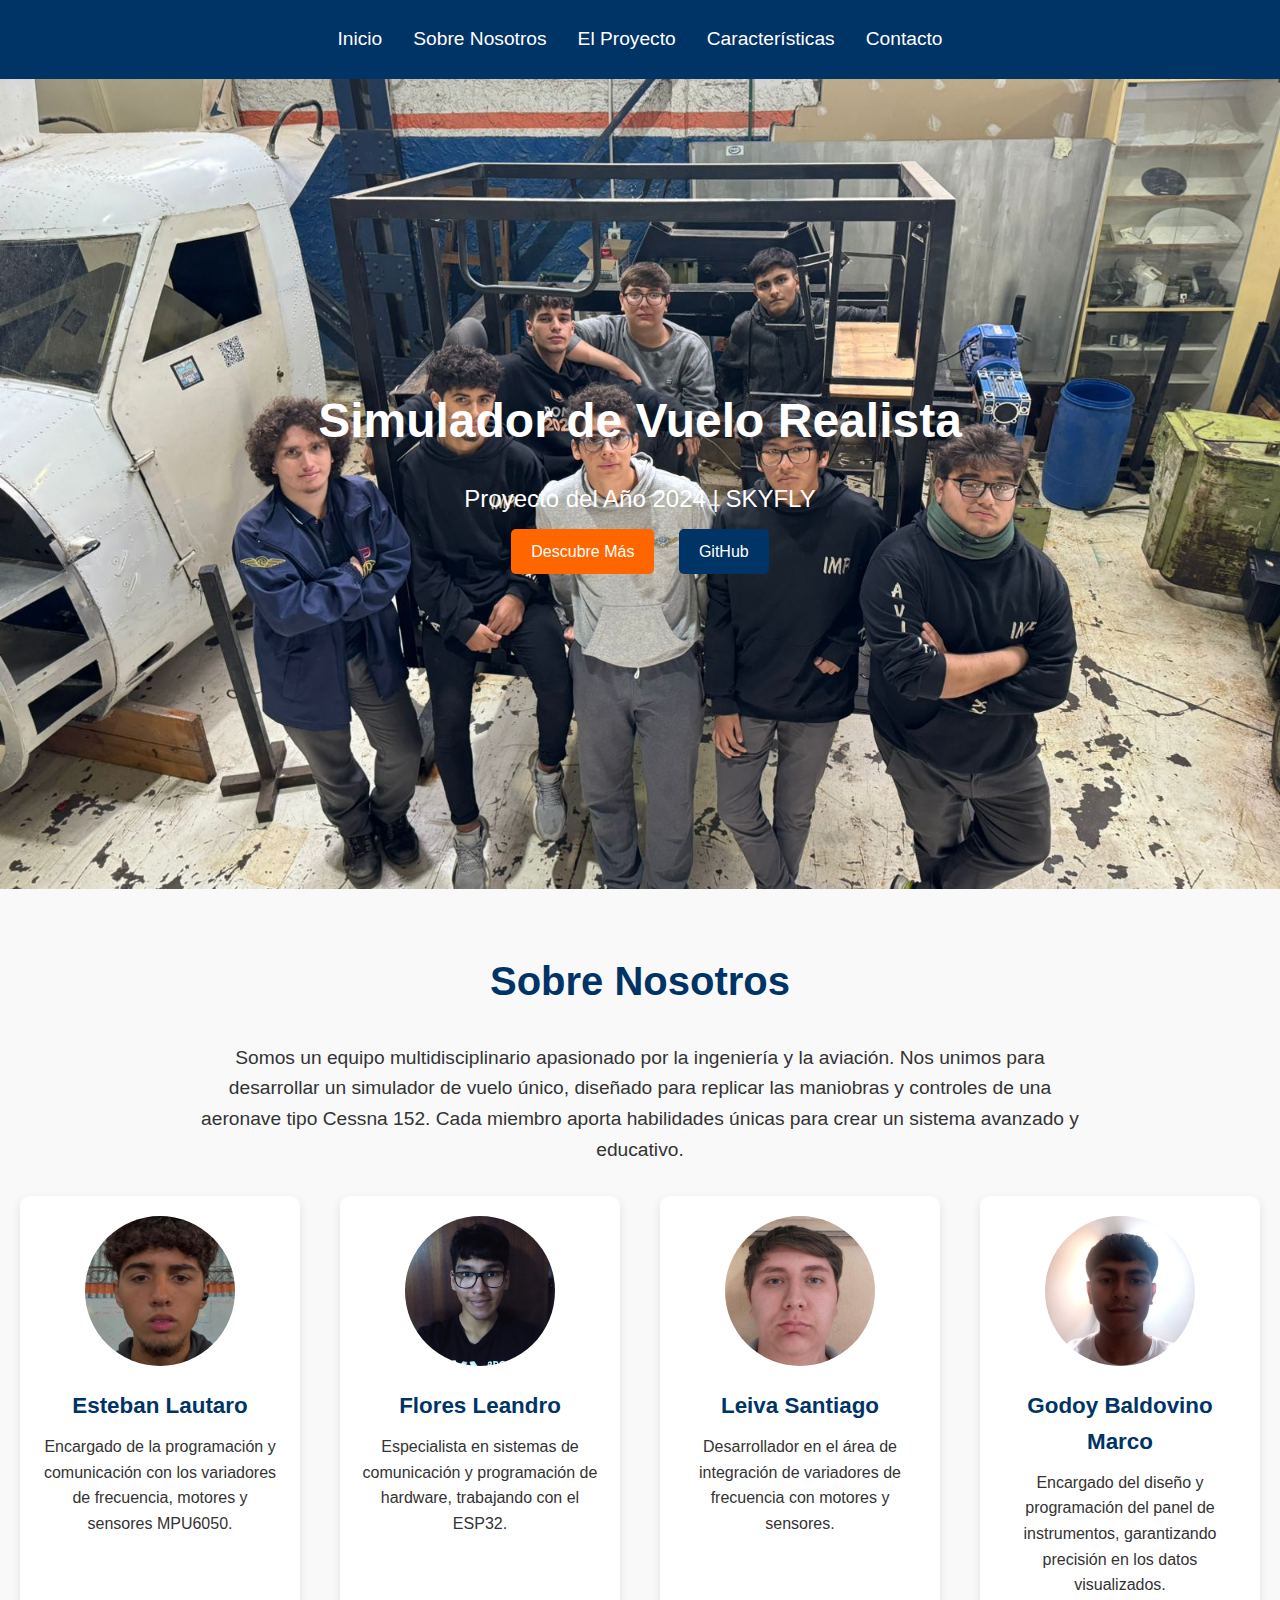
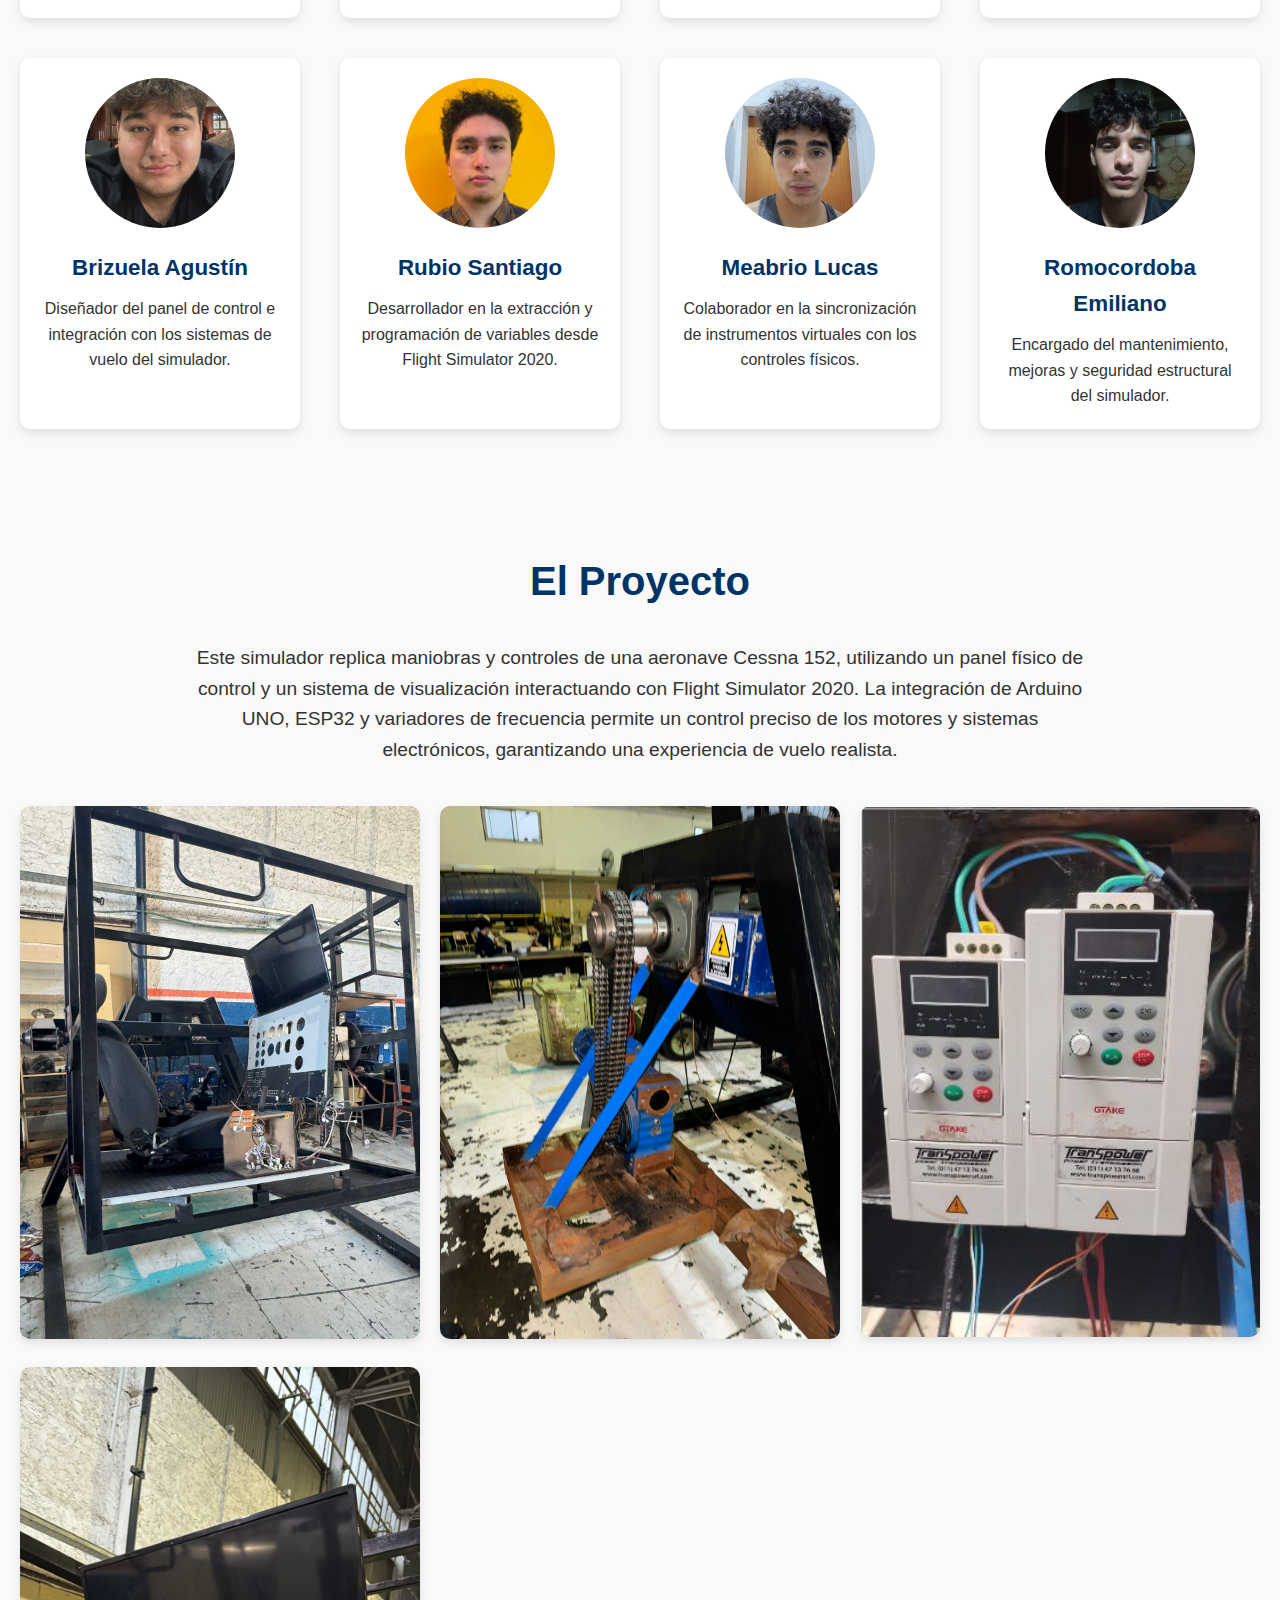
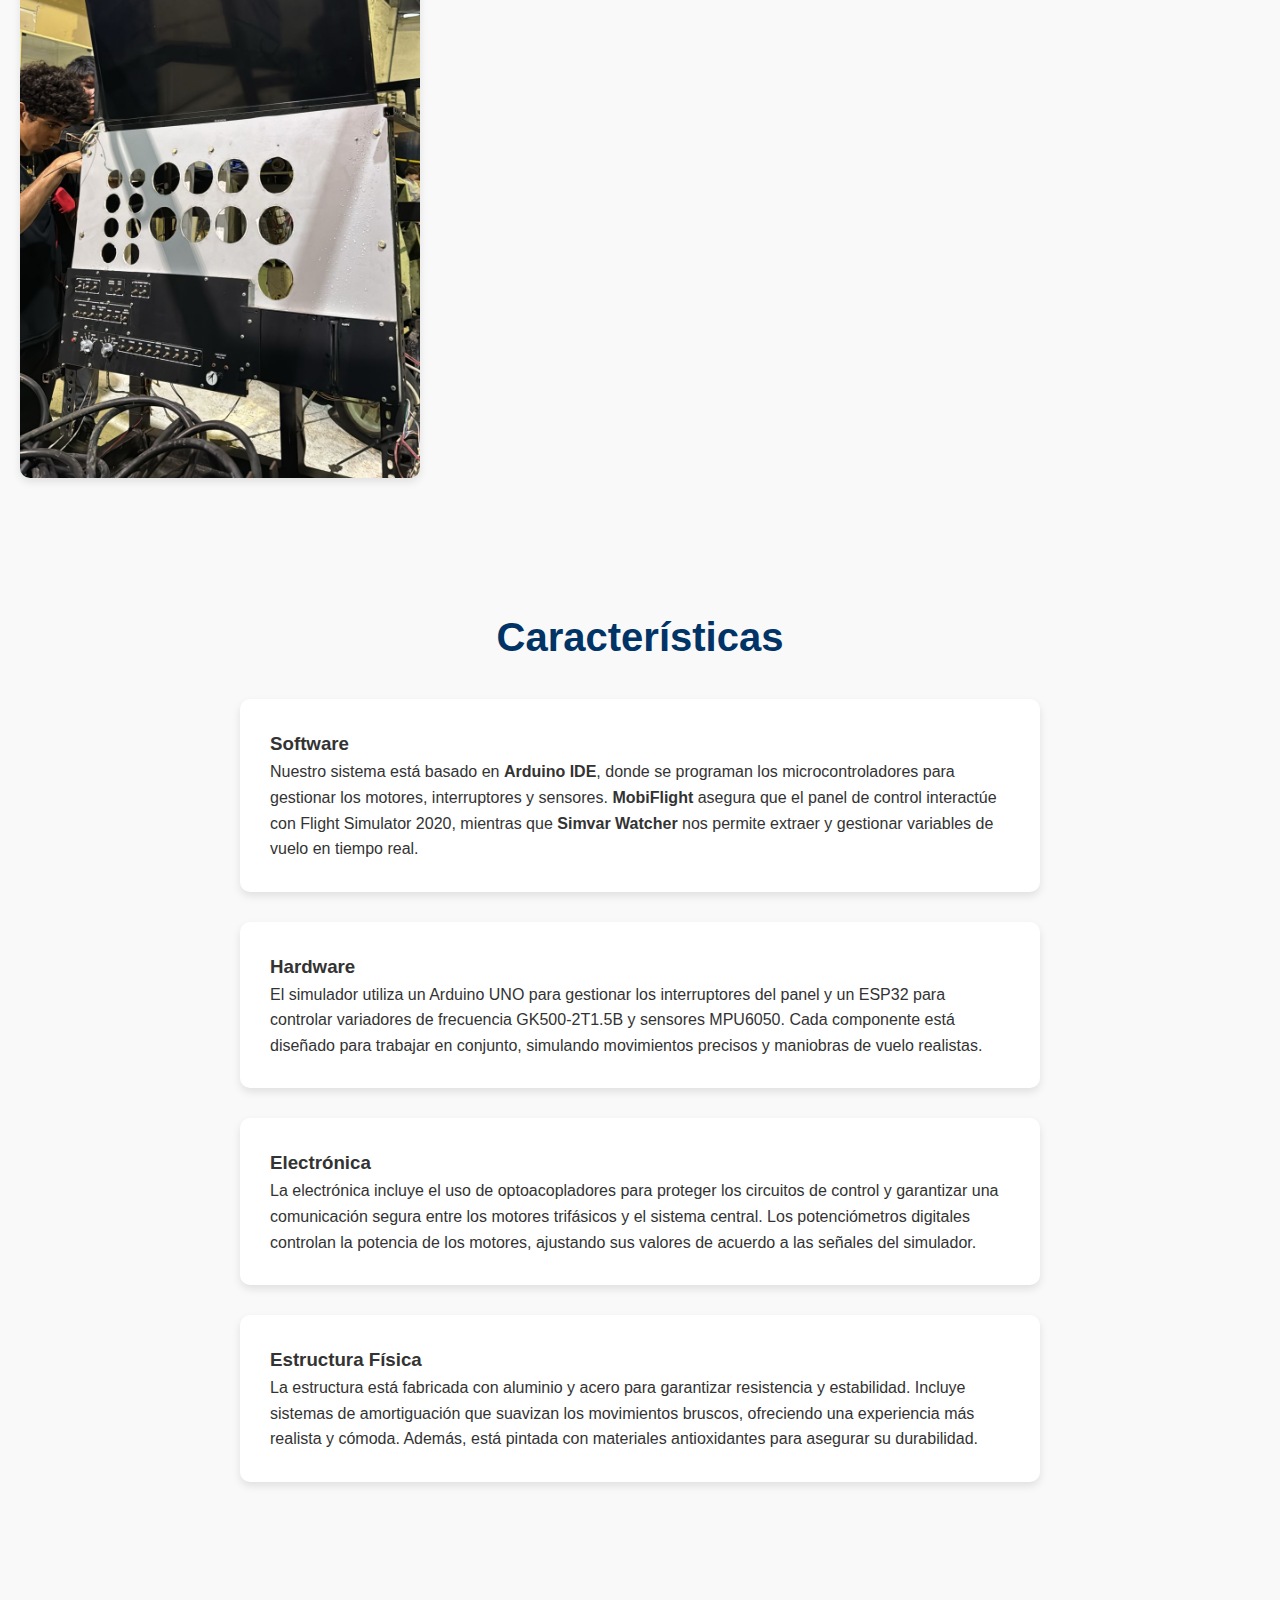
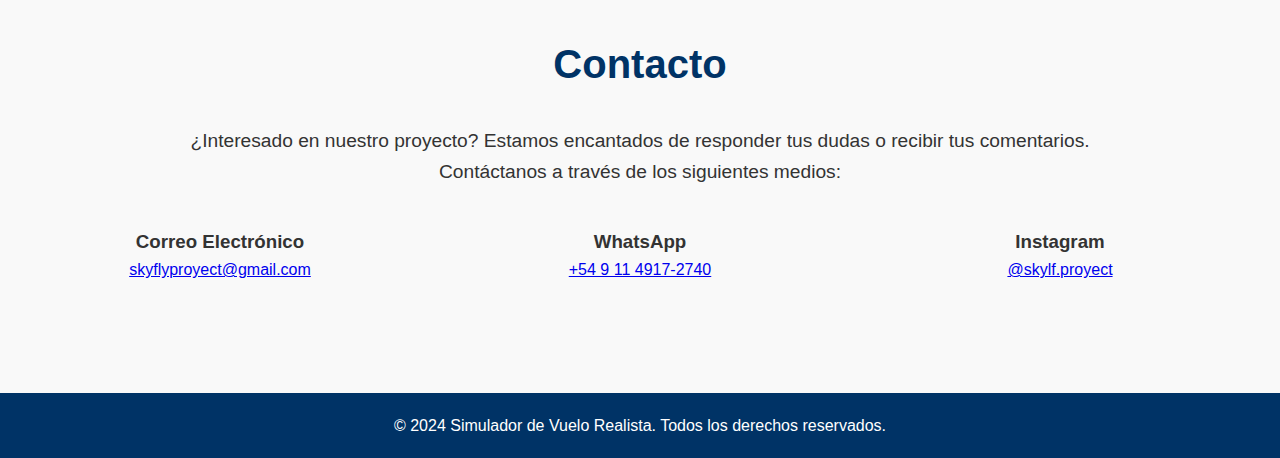
<file: Pagina web/index.html>
<!DOCTYPE html>
<html lang="es">
<head>
    <meta charset="UTF-8">
    <meta name="viewport" content="width=device-width, initial-scale=1.0">
    <title>Simulador de Vuelo Realista</title>
    <link rel="stylesheet" href="styles.css">
    <link rel="stylesheet" href="https://cdnjs.cloudflare.com/ajax/libs/font-awesome/5.15.4/css/all.min.css">
</head>
<body>
    <!-- Header / Navigation -->
    <header>
        <nav>
            <ul class="nav-links">
                <li><a href="#home">Inicio</a></li>
                <li><a href="#about">Sobre Nosotros</a></li>
                <li><a href="#project">El Proyecto</a></li>
                <li><a href="#features">Características</a></li>
                <li><a href="#contact">Contacto</a></li>
            </ul>
        </nav>
    </header>

    <!-- Home Section -->
    <section id="home" class="banner">
        <div class="banner-content">
            <h1>Simulador de Vuelo Realista</h1>
            <p>Proyecto del Año 2024 | SKYFLY</p>
            <div class="cta-buttons">
                <a href="#project" class="btn-primary">Descubre Más</a>
                <a href="https://github.com/brizuu750/SKYLF" target="_blank" class="btn-secondary">GitHub</a>
            </div>
        </div>
    </section>

    <!-- About Us Section -->
    <section id="about" class="section-padding">
        <h2>Sobre Nosotros</h2>
        <p class="intro-text">
            Somos un equipo multidisciplinario apasionado por la ingeniería y la aviación. Nos unimos para desarrollar un simulador de vuelo único, diseñado para replicar las maniobras y controles de una aeronave tipo Cessna 152. Cada miembro aporta habilidades únicas para crear un sistema avanzado y educativo.
        </p>
        <div class="team-container">
            <div class="team-member">
                <img src="images/esteban.jpg" alt="Esteban Lautaro">
                <h4>Esteban Lautaro</h4>
                <p>Encargado de la programación y comunicación con los variadores de frecuencia, motores y sensores MPU6050.</p>
            </div>
            <div class="team-member">
                <img src="images/flores.jpg" alt="Flores Leandro">
                <h4>Flores Leandro</h4>
                <p>Especialista en sistemas de comunicación y programación de hardware, trabajando con el ESP32.</p>
            </div>
            <div class="team-member">
                <img src="images/leiva.jpg" alt="Leiva Santiago">
                <h4>Leiva Santiago</h4>
                <p>Desarrollador en el área de integración de variadores de frecuencia con motores y sensores.</p>
            </div>
            <div class="team-member">
                <img src="images/godoy.jpg" alt="Godoy Baldovino Marco">
                <h4>Godoy Baldovino Marco</h4>
                <p>Encargado del diseño y programación del panel de instrumentos, garantizando precisión en los datos visualizados.</p>
            </div>
            <div class="team-member">
                <img src="images/brizuela.jpg" alt="Brizuela Agustín">
                <h4>Brizuela Agustín</h4>
                <p>Diseñador del panel de control e integración con los sistemas de vuelo del simulador.</p>
            </div>
            <div class="team-member">
                <img src="images/rubio.jpg" alt="Rubio Santiago">
                <h4>Rubio Santiago</h4>
                <p>Desarrollador en la extracción y programación de variables desde Flight Simulator 2020.</p>
            </div>
            <div class="team-member">
                <img src="images/meabrio.jpg" alt="Meabrio Lucas">
                <h4>Meabrio Lucas</h4>
                <p>Colaborador en la sincronización de instrumentos virtuales con los controles físicos.</p>
            </div>
            <div class="team-member">
                <img src="images/romocordoba.jpg" alt="Romocordoba Emiliano">
                <h4>Romocordoba Emiliano</h4>
                <p>Encargado del mantenimiento, mejoras y seguridad estructural del simulador.</p>
            </div>
        </div>
    </section>

    <!-- Project Section -->
    <section id="project" class="section-padding">
        <h2>El Proyecto</h2>
        <p class="project-details">
            Este simulador replica maniobras y controles de una aeronave Cessna 152, utilizando un panel físico de control y un sistema de visualización interactuando con Flight Simulator 2020. La integración de Arduino UNO, ESP32 y variadores de frecuencia permite un control preciso de los motores y sistemas electrónicos, garantizando una experiencia de vuelo realista.
        </p>
        
        <!-- Espacio para las imágenes de la estructura del simulador -->
        <div class="project-images">
            <div class="project-image">
                <img src="images/estructura1.jpg" alt="Vista 1 de la estructura del simulador">
            </div>
            <div class="project-image">
                <img src="images/estructura2.jpg" alt="Vista 2 de la estructura del simulador">
            </div>
            <div class="project-image">
                <img src="images/estructura3.jpg" alt="Vista 3 de la estructura del simulador">
            </div>
            <div class="project-image">
                <img src="images/estructura4.jpg" alt="Vista 4 de la estructura del simulador">
            </div>
        </div>
    </section>


    <!-- Features Section -->
    <section id="features" class="section-padding">
        <h2>Características</h2>
        <div class="feature">
            <h3>Software</h3>
            <p>
                Nuestro sistema está basado en <strong>Arduino IDE</strong>, donde se programan los microcontroladores para gestionar los motores, interruptores y sensores. <strong>MobiFlight</strong> asegura que el panel de control interactúe con Flight Simulator 2020, mientras que <strong>Simvar Watcher</strong> nos permite extraer y gestionar variables de vuelo en tiempo real.
            </p>
        </div>
        <div class="feature">
            <h3>Hardware</h3>
            <p>
                El simulador utiliza un Arduino UNO para gestionar los interruptores del panel y un ESP32 para controlar variadores de frecuencia GK500-2T1.5B y sensores MPU6050. Cada componente está diseñado para trabajar en conjunto, simulando movimientos precisos y maniobras de vuelo realistas.
            </p>
        </div>
        <div class="feature">
            <h3>Electrónica</h3>
            <p>
                La electrónica incluye el uso de optoacopladores para proteger los circuitos de control y garantizar una comunicación segura entre los motores trifásicos y el sistema central. Los potenciómetros digitales controlan la potencia de los motores, ajustando sus valores de acuerdo a las señales del simulador.
            </p>
        </div>
        <div class="feature">
            <h3>Estructura Física</h3>
            <p>
                La estructura está fabricada con aluminio y acero para garantizar resistencia y estabilidad. Incluye sistemas de amortiguación que suavizan los movimientos bruscos, ofreciendo una experiencia más realista y cómoda. Además, está pintada con materiales antioxidantes para asegurar su durabilidad.
            </p>
        </div>
    </section>

    <!-- Contact Section -->
    <section id="contact" class="section-padding">
        <h2>Contacto</h2>
        <p class="contact-intro">
            ¿Interesado en nuestro proyecto? Estamos encantados de responder tus dudas o recibir tus comentarios. Contáctanos a través de los siguientes medios:
        </p>
        <div class="contact-container">
            <div class="contact-item">
                <h3>Correo Electrónico</h3>
                <p><a href="mailto:skyflyproyect@gmail.com">skyflyproyect@gmail.com</a></p>
            </div>
            <div class="contact-item">
                <h3>WhatsApp</h3>
                <p><a href="https://wa.me/5491149172740" target="_blank">+54 9 11 4917-2740</a></p>
            </div>
            <div class="contact-item">
                <h3>Instagram</h3>
                <p><a href="https://www.instagram.com/skylf.proyect" target="_blank">@skylf.proyect</a></p>
            </div>
        </div>
    </section>

    <!-- Footer -->
    <footer>
        <p>© 2024 Simulador de Vuelo Realista. Todos los derechos reservados.</p>
    </footer>
</body>
</html>
</file>
<file: Pagina web/styles.css>
/* General Styles */
* {
    margin: 0;
    padding: 0;
    box-sizing: border-box;
}

body {
    font-family: 'Open Sans', sans-serif;
    background-color: #f9f9f9;
    color: #333;
    line-height: 1.6;
}

header {
    background: #003366;
    color: #fff;
    padding: 1.5rem 0;
    text-align: center;
}

.nav-links {
    list-style-type: none;
    display: flex;
    justify-content: center;
    gap: 15px;
}

.nav-links li a {
    color: #fff;
    text-decoration: none;
    font-size: 1.2rem;
    padding: 0.5rem;
    transition: background 0.3s;
}

.nav-links li a:hover {
    background: #FF6600;
    color: #fff;
    border-radius: 5px;
}

.banner {
    background: url('images/banner.jpg') no-repeat center center/cover;
    height: 90vh;
    display: flex;
    align-items: center;
    justify-content: center;
    color: #fff;
    text-align: center;
}

.banner-content {
    max-width: 60%;
    text-align: center;
}

.banner h1 {
    font-size: 3rem;
    margin-bottom: 20px;
}

.banner p {
    font-size: 1.5rem;
}

.cta-buttons a {
    display: inline-block;
    margin: 10px;
    padding: 10px 20px;
    color: #fff;
    text-decoration: none;
    border-radius: 5px;
    transition: background 0.3s;
}

.btn-primary {
    background: #FF6600;
}

.btn-secondary {
    background: #003366;
}

.cta-buttons a:hover {
    opacity: 0.8;
}

.section-padding {
    padding: 60px 20px;
}

h2 {
    text-align: center;
    color: #003366;
    margin-bottom: 30px;
    font-size: 2.5rem;
}

.intro-text, .project-details, .contact-intro {
    max-width: 900px;
    margin: 20px auto;
    font-size: 1.2rem;
    text-align: center;
}

.team-container {
    display: grid;
    grid-template-columns: repeat(auto-fit, minmax(250px, 1fr));
    gap: 40px;
    margin-top: 30px;
    justify-items: center;
}

.team-member {
    background: #fff;
    border-radius: 10px;
    padding: 20px;
    text-align: center;
    box-shadow: 0 4px 10px rgba(0, 0, 0, 0.1);
}

.team-member img {
    width: 150px;
    height: 150px;
    border-radius: 50%;
    margin-bottom: 15px;
    object-fit: cover;
}

.team-member h4 {
    font-size: 1.4rem;
    margin-bottom: 10px;
    color: #003366;
}

.feature {
    max-width: 800px;
    margin: 30px auto;
    padding: 30px;
    background: #fff;
    border-radius: 10px;
    box-shadow: 0 4px 8px rgba(0, 0, 0, 0.1);
}

.contact-container {
    display: flex;
    justify-content: space-around;
    flex-wrap: wrap;
    gap: 20px;
    margin-top: 30px;
}

.contact-item {
    text-align: center;
    flex: 1 1 300px;
    padding: 10px;
}

footer {
    background: #003366;
    color: #fff;
    text-align: center;
    padding: 20px;
    margin-top: 40px;
}

.project-images {
    display: grid;
    grid-template-columns: repeat(auto-fit, minmax(300px, 1fr));
    gap: 20px;
    margin-top: 40px;
}

.project-image img {
    width: 100%;
    height: auto;
    border-radius: 10px;
    box-shadow: 0 4px 8px rgba(0, 0, 0, 0.1);
}
</file>
